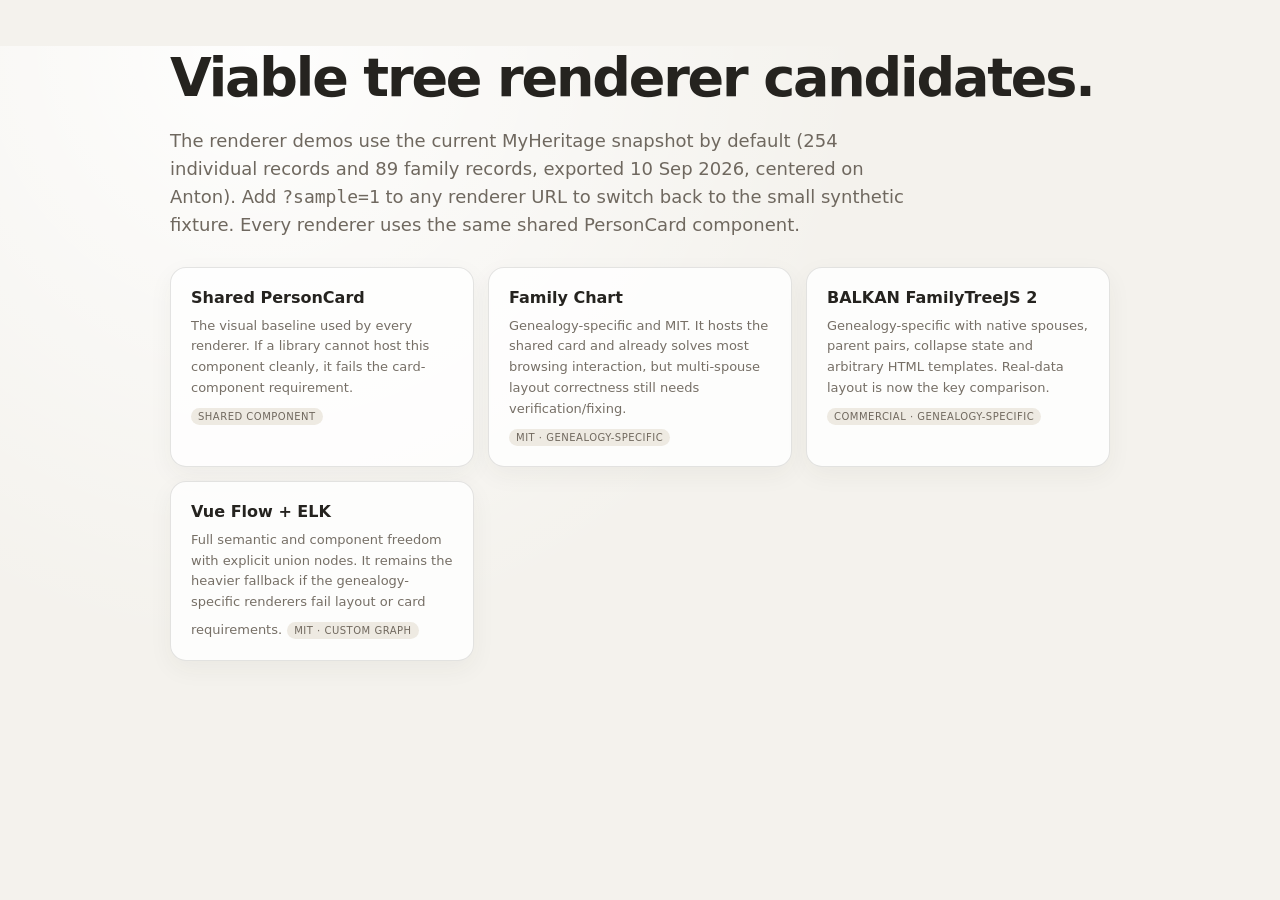
<file: demos/index.html>
<!doctype html>
<html lang="en">
<head>
  <meta charset="utf-8">
  <meta name="viewport" content="width=device-width, initial-scale=1">
  <title>Genealogy tree demos</title>
  <link rel="stylesheet" href="./demo.css">
  <style>
    .home { max-width: 980px; margin: 46px auto; padding: 0 20px; }
    h1 { font-size: clamp(30px, 5vw, 54px); letter-spacing: -.04em; margin-bottom: 12px; }
    .lead { color: #6f685f; font-size: 18px; line-height: 1.55; max-width: 760px; }
    .grid { display: grid; grid-template-columns: repeat(auto-fit,minmax(260px,1fr)); gap: 14px; margin-top: 28px; }
    .choice { display: block; padding: 20px; border: 1px solid rgba(37,35,31,.12); border-radius: 16px; background: rgba(255,255,255,.8); color: inherit; text-decoration: none; box-shadow: 0 8px 24px rgba(59,51,42,.05); }
    .choice:hover { transform: translateY(-1px); box-shadow: 0 12px 30px rgba(59,51,42,.09); }
    .choice strong { display:block; margin-bottom:8px; font-size:16px; }
    .choice span { color:#766f66; font-size:13px; line-height:1.45; }
    .tag { display:inline-block; margin-top:10px; padding:3px 7px; border-radius:999px; background:#eeeae2; color:#70685e; font-size:10px; text-transform:uppercase; letter-spacing:.05em; }
    @media (max-width: 600px) {
      .home { margin: 24px auto; padding: 0 14px; }
      .lead { font-size: 16px; }
      .grid { margin-top: 20px; }
      .choice { padding: 16px; }
    }
  </style>
</head>
<body>
  <div class="home">
    <h1>Viable tree renderer candidates.</h1>
    <p class="lead">The renderer demos use the current MyHeritage snapshot by default (254 individual records and 89 family records, exported 10 Sep 2026, centered on Anton). Add <code>?sample=1</code> to any renderer URL to switch back to the small synthetic fixture. Every renderer uses the same shared PersonCard component.</p>
    <div class="grid">
      <a class="choice" href="./person-card.html">
        <strong>Shared PersonCard</strong>
        <span>The visual baseline used by every renderer. If a library cannot host this component cleanly, it fails the card-component requirement.</span>
        <small class="tag">shared component</small>
      </a>
      <a class="choice" href="./family-chart.html">
        <strong>Family Chart</strong>
        <span>Genealogy-specific and MIT. It hosts the shared card and already solves most browsing interaction, but multi-spouse layout correctness still needs verification/fixing.</span>
        <small class="tag">MIT · genealogy-specific</small>
      </a>
      <a class="choice" href="./balkan-familytree2.html">
        <strong>BALKAN FamilyTreeJS 2</strong>
        <span>Genealogy-specific with native spouses, parent pairs, collapse state and arbitrary HTML templates. Real-data layout is now the key comparison.</span>
        <small class="tag">commercial · genealogy-specific</small>
      </a>
      <a class="choice" href="./vue-flow-elk.html">
        <strong>Vue Flow + ELK</strong>
        <span>Full semantic and component freedom with explicit union nodes. It remains the heavier fallback if the genealogy-specific renderers fail layout or card requirements.</span>
        <small class="tag">MIT · custom graph</small>
      </a>
    </div>
  </div>
</body>
</html>
</file>
<file: demos/demo.css>
:root {
  color-scheme: light;
  font-family: Inter, ui-sans-serif, system-ui, -apple-system, BlinkMacSystemFont, "Segoe UI", sans-serif;
  background: #f4f2ed;
  color: #25231f;
}
* { box-sizing: border-box; }
html, body { margin: 0; min-height: 100%; }
body {
  background:
    radial-gradient(circle at 20% 0%, rgba(255,255,255,.9), transparent 38rem),
    #f4f2ed;
}
header {
  display: flex;
  gap: 18px;
  align-items: center;
  padding: 16px 22px;
  border-bottom: 1px solid rgba(37,35,31,.12);
  background: rgba(250,249,246,.9);
  backdrop-filter: blur(10px);
  position: sticky;
  top: 0;
  z-index: 20;
}
header strong { font-size: 15px; }
header nav { display: flex; gap: 10px; flex-wrap: wrap; }
header a {
  color: #5f5a51;
  text-decoration: none;
  font-size: 13px;
  padding: 6px 9px;
  border-radius: 8px;
}
header a:hover, header a.active { background: #e9e5dc; color: #24211d; }
main { padding: 18px; }
.demo-note {
  max-width: 920px;
  margin: 0 auto 14px;
  color: #666057;
  font-size: 13px;
  line-height: 1.5;
}
.canvas-shell {
  height: calc(100vh - 122px);
  min-height: 620px;
  border: 1px solid rgba(37,35,31,.12);
  border-radius: 16px;
  overflow: hidden;
  background:
    radial-gradient(circle, rgba(55,51,45,.09) 1px, transparent 1px) 0 0/18px 18px,
    #fbfaf7;
  box-shadow: 0 14px 40px rgba(59,51,42,.08);
}

genealogy-person-card {
  display: block;
  width: 184px;
  height: 72px;
}

.union-dot {
  width: 14px;
  height: 14px;
  border: 2px solid #8d8579;
  background: #fbfaf7;
  border-radius: 50%;
}
.union-label {
  position: absolute;
  top: 18px;
  left: 50%;
  transform: translateX(-50%);
  white-space: nowrap;
  color: #8b8378;
  font-size: 10px;
}
.toolbar {
  position: absolute;
  right: 18px;
  bottom: 18px;
  z-index: 10;
  display: flex;
  gap: 7px;
}
.toolbar button {
  border: 1px solid rgba(49,45,39,.16);
  background: rgba(255,255,255,.94);
  border-radius: 9px;
  padding: 7px 10px;
  cursor: pointer;
}
@media (max-width: 700px) {
  main { padding: 10px; }
  header { padding: 12px; }
  .canvas-shell { height: calc(100vh - 135px); min-height: 520px; }
}
</file>
